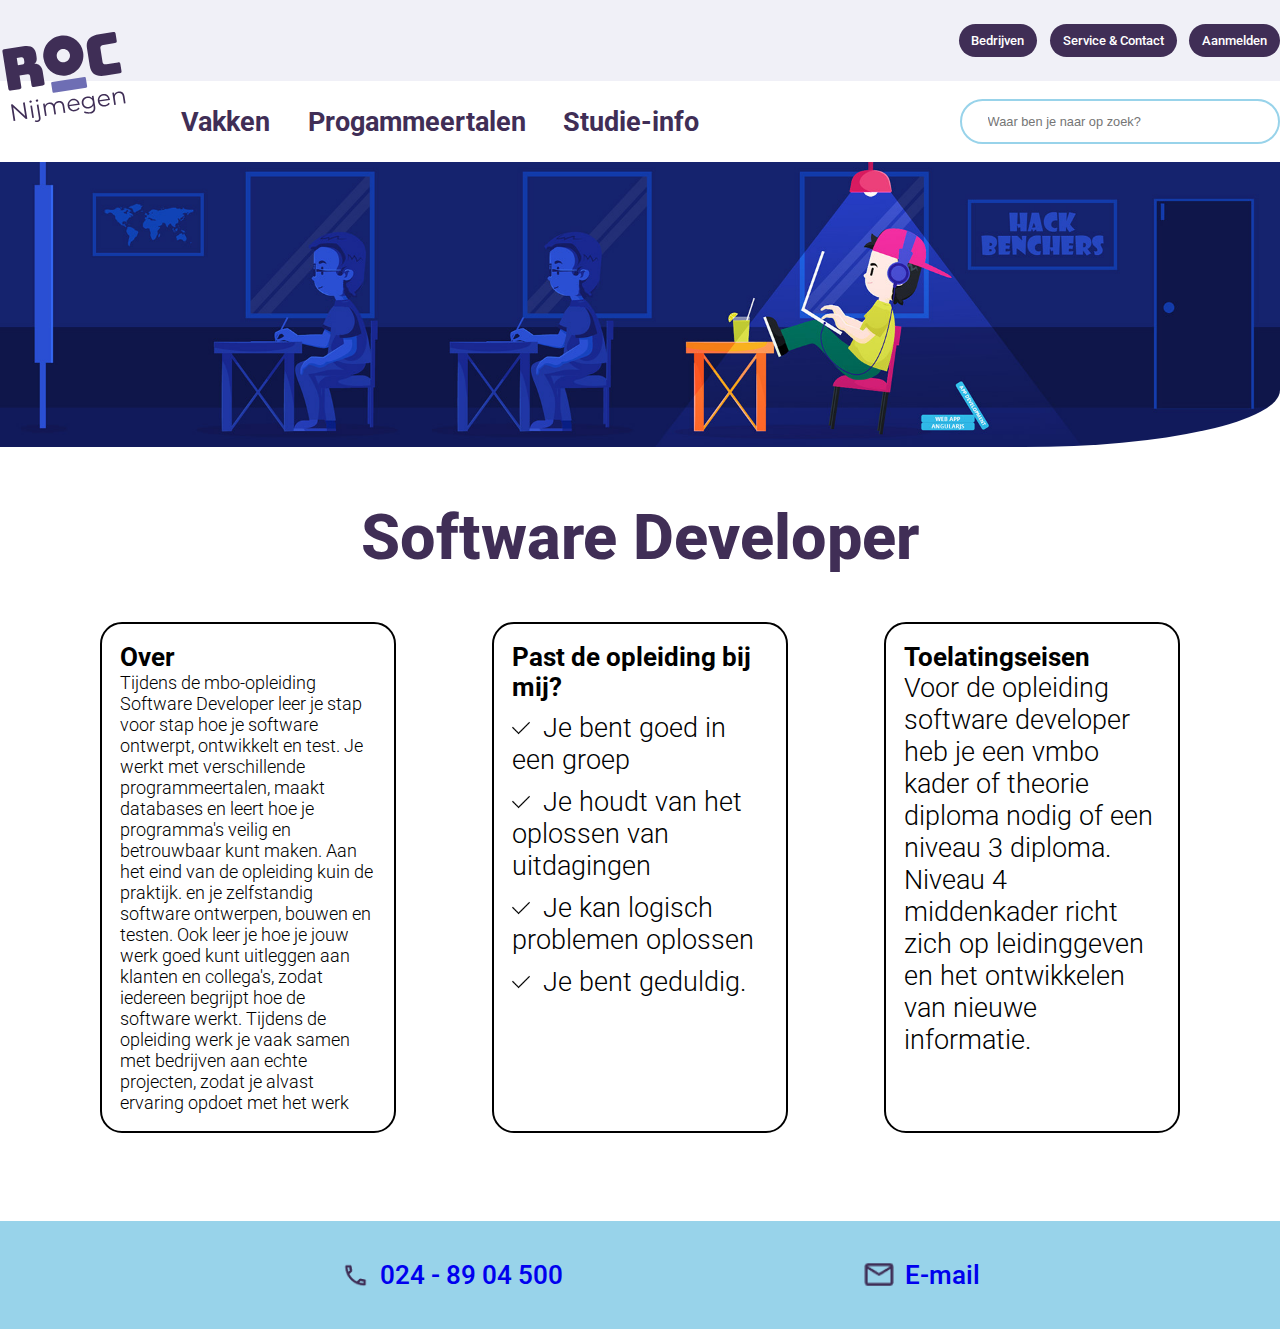
<file: Workspace/index.html>
<!DOCTYPE html>
<html lang="en">

<head>
    <meta charset="UTF-8">
    <link rel="preconnect" href="https://fonts.googleapis.com">
    <link rel="preconnect" href="https://fonts.gstatic.com" crossorigin>
    <link
        href="https://fonts.googleapis.com/css2?family=Lato:ital,wght@0,100;0,300;0,400;0,700;0,900;1,100;1,300;1,400;1,700;1,900&family=Montserrat:ital,wght@0,100..900;1,100..900&family=Roboto:ital,wght@0,100..900;1,100..900&family=Source+Code+Pro:ital,wght@0,200..900;1,200..900&display=swap"
        rel="stylesheet">
    <meta name="viewport" content="width=device-width, initial-scale=1.0">
    <link rel="stylesheet" href="Css/style.css">
    <title>Software Developer ROC</title>
    <link rel="icon" href="Images/roc-image.png">
</head>

<body>
    <header>
        <div class="upper-header">
            <div>
                <a href="index.html"><img class="roc-image" src="Images/logo-roc-nijmegen.svg"
                        alt="An image of the ROC logo"></a>
            </div>
            <div class="buttons">
                <a class="button" href="bedrijven.html">Bedrijven</a>
                <a class="button" href="service-&-contact.html">Service & Contact</a>
                <a class="button" href="aanmeld.html">Aanmelden</a>
            </div>
        </div>

        <nav class="lower-header">
            <ul class="links-header">
                <li>
                    <a class="link" href="vakken.html">Vakken</a>
                </li>
                <li>
                    <a class="link" href="progammeertalen.html">Progammeertalen</a>
                </li>
                <li>
                    <a class="link" href="studie-info.html">Studie-info</a>
                </li>
            </ul>
            <div class="searchcontainer">
                <div>
                    <input class="searchbar" type="search" placeholder="Waar ben je naar op zoek?">
                </div>
            </div>
        </nav>

    </header>

    <main>
        <img class="image-coding-class" src="Images/coding-class.png" alt="Image of a class with a coder">

        <div class="software-developer-container">
            <h1 class="software-developer">Software Developer</h1>
            <div class="text-blocks">
                <div class="block about">
                    <h1>Over</h1>
                    <p>Tijdens de mbo-opleiding Software Developer leer je stap voor stap hoe je software ontwerpt,
                        ontwikkelt en test. Je werkt met verschillende programmeertalen, maakt databases en leert hoe je
                        programma's veilig en betrouwbaar kunt maken.
                        Aan het eind van de opleiding kuin de praktijk.
                        en je zelfstandig software ontwerpen, bouwen en testen. Ook leer
                        je
                        hoe je jouw werk goed kunt uitleggen aan klanten en collega's, zodat iedereen begrijpt hoe de
                        software werkt.
                        Tijdens de opleiding werk je vaak samen met bedrijven aan echte projecten, zodat je alvast
                        ervaring
                        opdoet met het werk
                    </p>
                </div>
                <div class="block aanpassing">
                    <h1>Past de opleiding bij mij?</h1>
                    <p><img src="Images/images.png">Je bent goed in een groep</p>
                    <p><img src="Images/images.png">Je houdt van het oplossen van uitdagingen</p>
                    <p><img src="Images/images.png">Je kan logisch problemen oplossen</p>
                    <p><img src="Images/images.png">Je bent geduldig.</p>
                </div>
                <div class="block toelatingseisen">
                    <h1>Toelatingseisen</h1>
                    <p>Voor de opleiding software developer heb je een vmbo kader of theorie diploma nodig of een niveau
                        3 diploma. Niveau 4 middenkader richt zich op leidinggeven en het ontwikkelen van nieuwe
                        informatie.
                    </p>
                </div>
            </div>
        </div>
    </main>

    <footer>
        <nav class="footer-bar">
            <ul class="footer-info">
                <li>
                    <img src="Images/telephone.png">
                    <a href="service-&-contact.html">024 - 89 04 500</a>
                </li>
                <li>
                    <img src="Images/email (2).png">
                    <a href="service-&-contact.html">E-mail</a>
                </li>
            </ul>
        </nav>

    </footer>
</body>

</html>
</file>
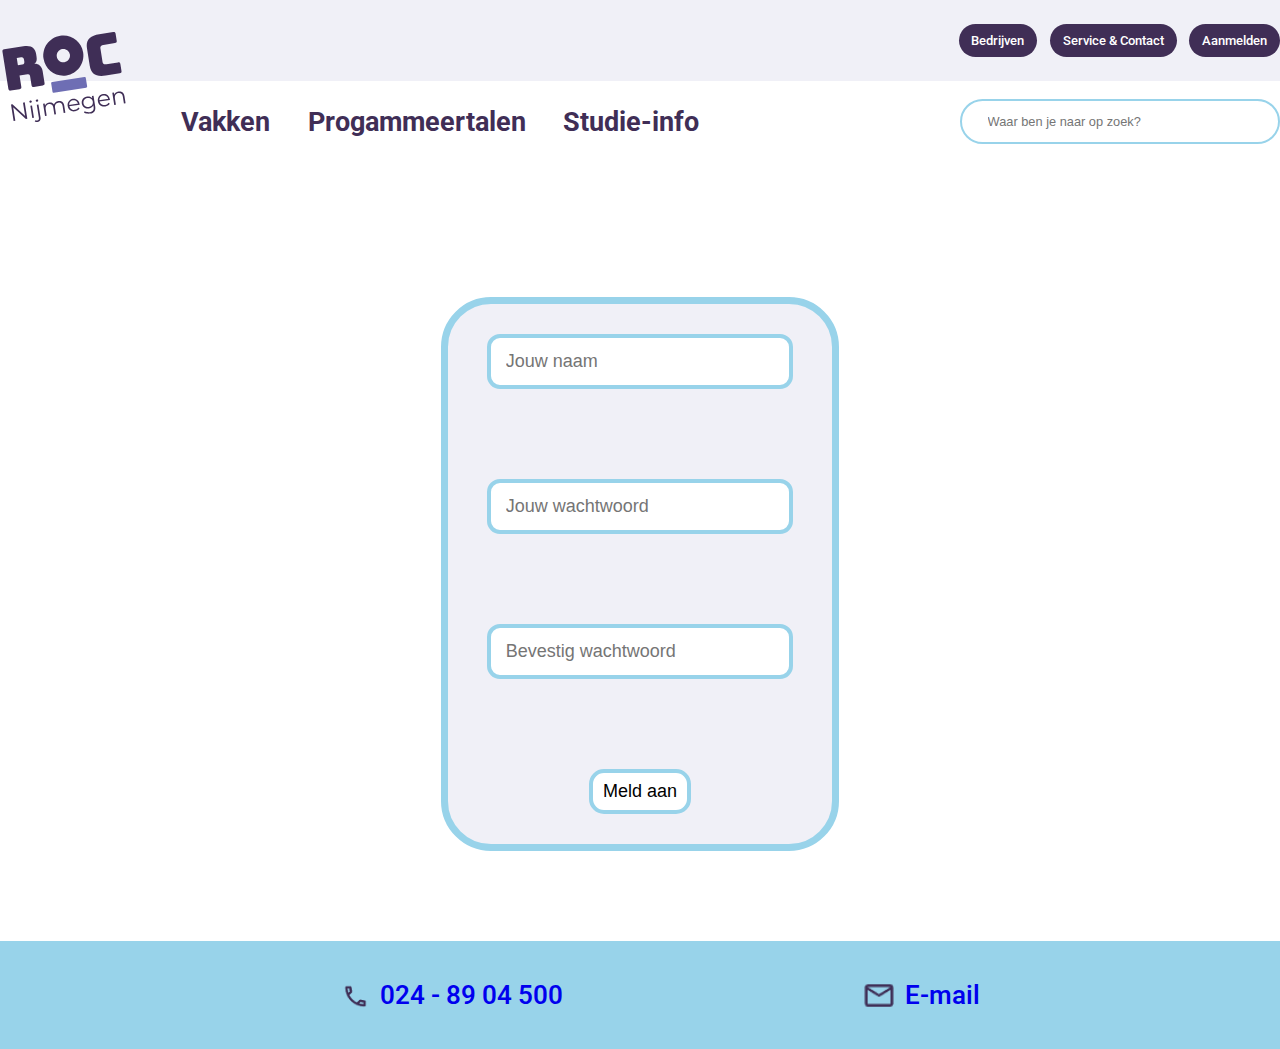
<file: Workspace/aanmeld.html>
<!DOCTYPE html>
<html lang="en">

<head>
    <meta charset="UTF-8">
    <link rel="preconnect" href="https://fonts.googleapis.com">
    <link rel="preconnect" href="https://fonts.gstatic.com" crossorigin>
    <link
        href="https://fonts.googleapis.com/css2?family=Lato:ital,wght@0,100;0,300;0,400;0,700;0,900;1,100;1,300;1,400;1,700;1,900&family=Montserrat:ital,wght@0,100..900;1,100..900&family=Roboto:ital,wght@0,100..900;1,100..900&family=Source+Code+Pro:ital,wght@0,200..900;1,200..900&display=swap"
        rel="stylesheet">
    <meta name="viewport" content="width=device-width, initial-scale=1.0">
    <link rel="stylesheet" href="Css/style.css">
    <title>Software Developer ROC</title>
    <link rel="icon" href="Images/roc-image.png">
</head>

<body>
    <header>
        <div class="upper-header">
            <div>
                <a href="index.html"><img class="roc-image" src="Images/logo-roc-nijmegen.svg"
                        alt="An image of the ROC logo"></a>
            </div>
            <div class="buttons">
                <a class="button" href="bedrijven.html">Bedrijven</a>
                <a class="button" href="service-&-contact.html">Service & Contact</a>
                <a class="button" href="aanmeld.html">Aanmelden</a>
            </div>
        </div>

        <nav class="lower-header">
            <ul class="links-header">
                <li>
                    <a class="link" href="vakken.html">Vakken</a>
                </li>
                <li>
                    <a class="link" href="progammeertalen.html">Progammeertalen</a>
                </li>
                <li>
                    <a class="link" href="studie-info.html">Studie-info</a>
                </li>
            </ul>
            <div class="searchcontainer">
                <div>
                    <input class="searchbar" type="search" placeholder="Waar ben je naar op zoek?">
                </div>
            </div>
        </nav>

    </header>

    <main class="main-back-aan">
        <div class="background">
            <div>
                <input class="input" type="text" placeholder="Jouw naam">
            </div>
            <div>
                <input class="input" type="password" placeholder="Jouw wachtwoord">
            </div>
            <div>
                <input class="input" type="password" placeholder="Bevestig wachtwoord">
            </div>
            <div>
                <button class="meld-aan" type="submit">Meld aan</button>
            </div>
        </div>
    </main>

    <footer>
        <nav class="footer-bar">
            <ul class="footer-info">
                <li>
                    <img src="Images/telephone.png">
                    <a href="service-&-contact.html">024 - 89 04 500</a>
                </li>
                <li>
                    <img src="Images/email (2).png">
                    <a href="service-&-contact.html">E-mail</a>
                </li>
            </ul>
        </nav>

    </footer>
</body>

</html>
</file>
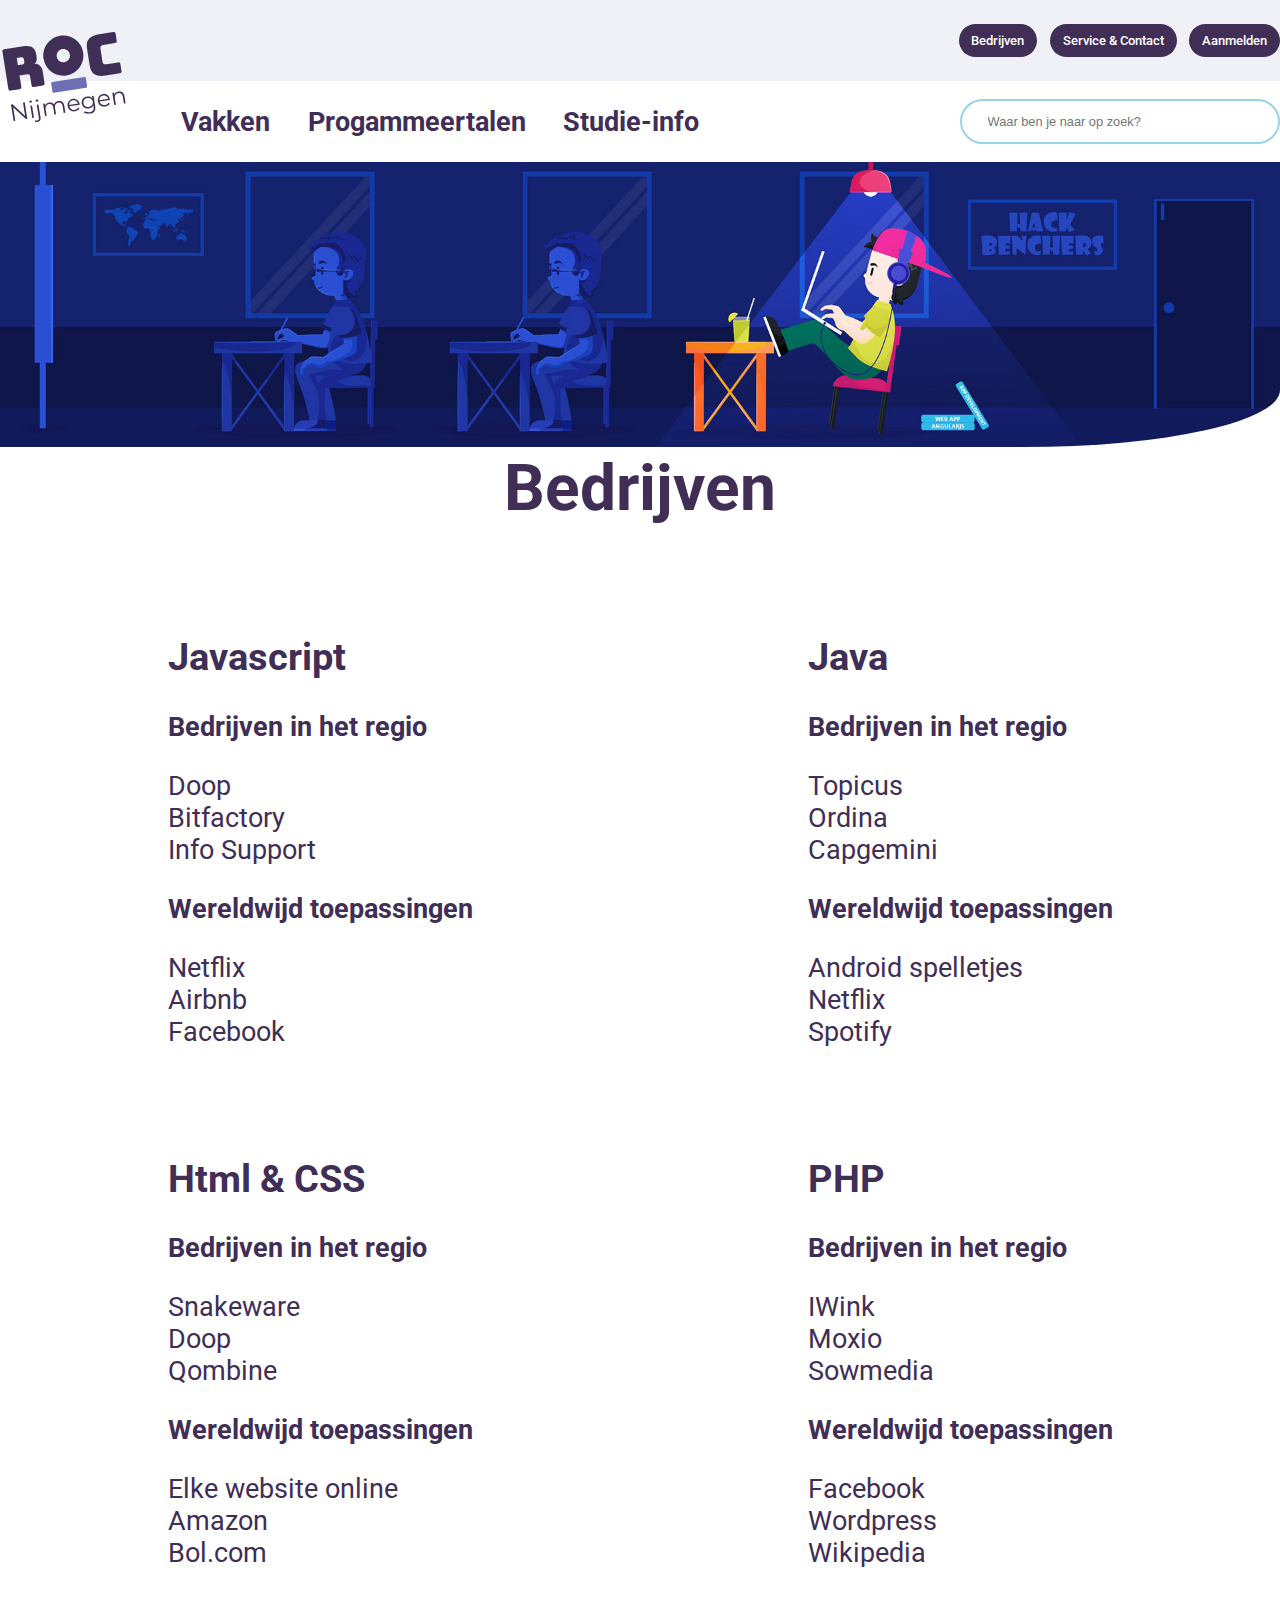
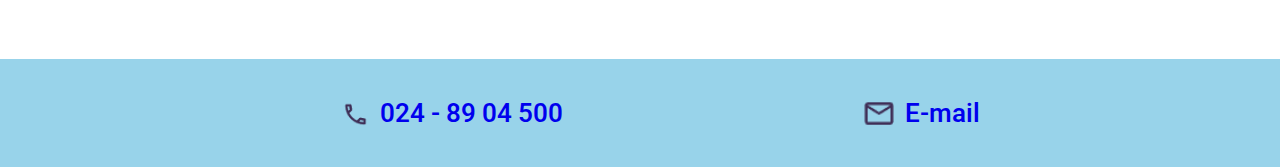
<file: Workspace/bedrijven.html>
<!DOCTYPE html>
<html lang="en">

<head>
    <meta charset="UTF-8">
    <link rel="preconnect" href="https://fonts.googleapis.com">
    <link rel="preconnect" href="https://fonts.gstatic.com" crossorigin>
    <link
        href="https://fonts.googleapis.com/css2?family=Lato:ital,wght@0,100;0,300;0,400;0,700;0,900;1,100;1,300;1,400;1,700;1,900&family=Montserrat:ital,wght@0,100..900;1,100..900&family=Roboto:ital,wght@0,100..900;1,100..900&family=Source+Code+Pro:ital,wght@0,200..900;1,200..900&display=swap"
        rel="stylesheet">
    <meta name="viewport" content="width=device-width, initial-scale=1.0">
    <link rel="stylesheet" href="Css/style.css">
    <title>Software Developer ROC</title>
    <link rel="icon" href="Images/roc-image.png">
</head>

<body>
    <header>
        <div class="upper-header">
            <div>
                <a href="index.html"><img class="roc-image" src="Images/logo-roc-nijmegen.svg"
                        alt="An image of the ROC logo"></a>
            </div>
            <div class="buttons">
                <a class="button" href="bedrijven.html">Bedrijven</a>
                <a class="button" href="service-&-contact.html">Service & Contact</a>
                <a class="button" href="aanmeld.html">Aanmelden</a>
            </div>
        </div>

        <nav class="lower-header">
            <ul class="links-header">
                <li>
                    <a class="link" href="vakken.html">Vakken</a>
                </li>
                <li>
                    <a class="link" href="progammeertalen.html">Progammeertalen</a>
                </li>
                <li>
                    <a class="link" href="studie-info.html">Studie-info</a>
                </li>
            </ul>
            <div class="searchcontainer">
                <div>
                    <input class="searchbar" type="search" placeholder="Waar ben je naar op zoek?">
                </div>
            </div>
        </nav>

    </header>

    <main>
        <img class="image-coding-class" src="Images/coding-class.png" alt="Image of a class with a coder">

        <div class="alle-vakken">
            <div class="title-bedrijf">
                <h1>Bedrijven</h1>
            </div>

            <div class="vak">
                <div>
                    <h2>Javascript</h2>
                    <h3>Bedrijven in het regio</h3>
                    <p>Doop</p>
                    <p>Bitfactory</p>
                    <p>Info Support</p>
                    <h3>Wereldwijd toepassingen</h3>
                    <p>Netflix</p>
                    <p>Airbnb</p>
                    <p>Facebook</p>
                </div>

                <div>
                    <h2>Java</h2>
                    <h3>Bedrijven in het regio</h3>
                    <p>Topicus</p>
                    <p>Ordina</p>
                    <p>Capgemini</p>
                    <h3>Wereldwijd toepassingen</h3>
                    <p>Android spelletjes</p>
                    <p>Netflix</p>
                    <p>Spotify</p>
                </div>
            </div>

            <div class="vak">
                <div>
                    <h2>Html & CSS</h2>
                    <h3>Bedrijven in het regio</h3>
                    <p>Snakeware</p>
                    <p>Doop</p>
                    <p>Qombine</p>
                    <h3>Wereldwijd toepassingen</h3>
                    <p>Elke website online</p>
                    <p>Amazon</p>
                    <p>Bol.com</p>
                </div>

                <div>
                    <h2>PHP</h2>
                    <h3>Bedrijven in het regio</h3>
                    <p>IWink</p>
                    <p>Moxio</p>
                    <p>Sowmedia</p>
                    <h3>Wereldwijd toepassingen</h3>
                    <p>Facebook</p>
                    <p>Wordpress</p>
                    <p>Wikipedia</p>
                </div>
            </div>
        </div>
    </main>

    <footer>
        <nav class="footer-bar">
            <ul class="footer-info">
                <li>
                    <img src="Images/telephone.png">
                    <a href="service-&-contact.html">024 - 89 04 500</a>
                </li>
                <li>
                    <img src="Images/email (2).png">
                    <a href="service-&-contact.html">E-mail</a>
                </li>
            </ul>
        </nav>

    </footer>
</body>

</html>
</file>
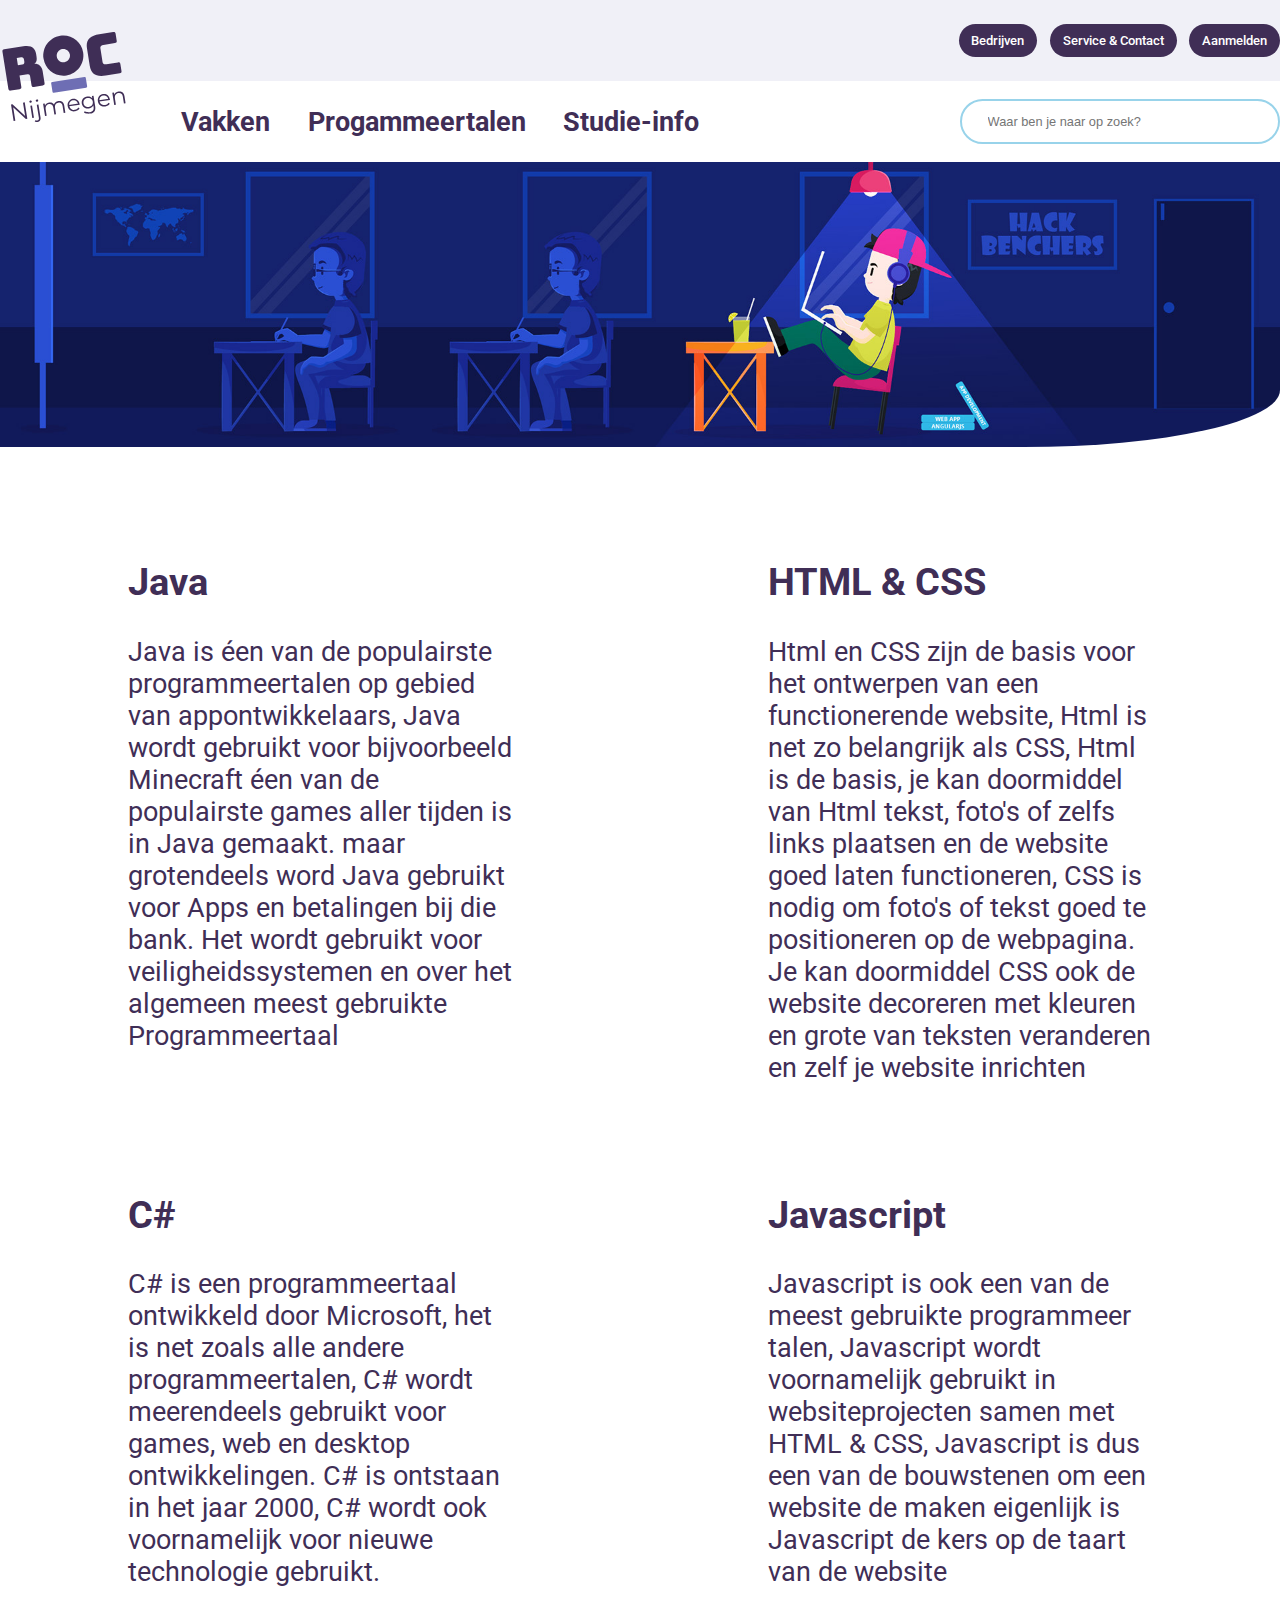
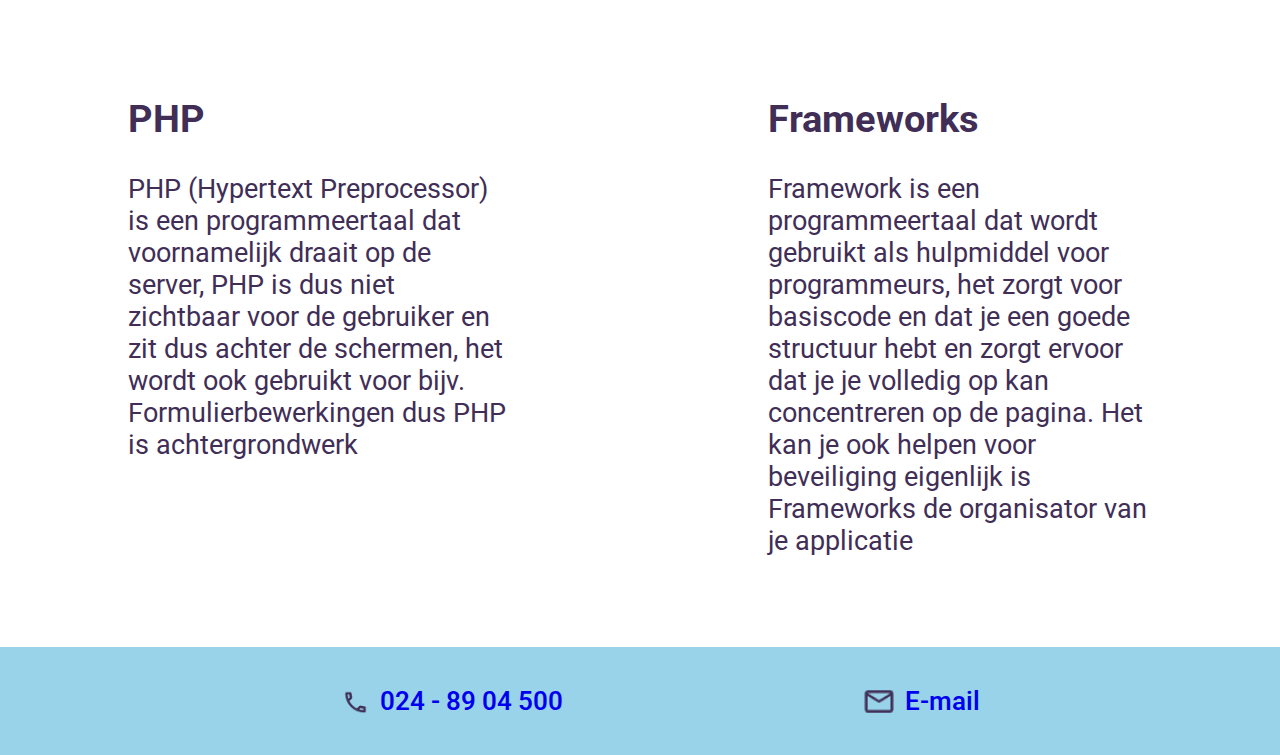
<file: Workspace/progammeertalen.html>
<!DOCTYPE html>
<html lang="en">

<head>
    <meta charset="UTF-8">
    <link rel="preconnect" href="https://fonts.googleapis.com">
    <link rel="preconnect" href="https://fonts.gstatic.com" crossorigin>
    <link
        href="https://fonts.googleapis.com/css2?family=Lato:ital,wght@0,100;0,300;0,400;0,700;0,900;1,100;1,300;1,400;1,700;1,900&family=Montserrat:ital,wght@0,100..900;1,100..900&family=Roboto:ital,wght@0,100..900;1,100..900&family=Source+Code+Pro:ital,wght@0,200..900;1,200..900&display=swap"
        rel="stylesheet">
    <meta name="viewport" content="width=device-width, initial-scale=1.0">
    <link rel="stylesheet" href="Css/style.css">
    <title>Software Developer ROC</title>
    <link rel="icon" href="Images/roc-image.png">
</head>

<body>
    <header>
        <div class="upper-header">
            <div>
                <a href="index.html"><img class="roc-image" src="Images/logo-roc-nijmegen.svg"
                        alt="An image of the ROC logo"></a>
            </div>
            <div class="buttons">
                <a class="button" href="bedrijven.html">Bedrijven</a>
                <a class="button" href="service-&-contact.html">Service & Contact</a>
                <a class="button" href="aanmeld.html">Aanmelden</a>
            </div>
        </div>

        <nav class="lower-header">
            <ul class="links-header">
                <li>
                    <a class="link" href="vakken.html">Vakken</a>
                </li>
                <li>
                    <a class="link" href="progammeertalen.html">Progammeertalen</a>
                </li>
                <li>
                    <a class="link" href="studie-info.html">Studie-info</a>
                </li>
            </ul>
            <div class="searchcontainer">
                <div>
                    <input class="searchbar" type="search" placeholder="Waar ben je naar op zoek?">
                </div>
            </div>
        </nav>

    </header>

    <main>
        <img class="image-coding-class" src="Images/coding-class.png" alt="Image of a class with a coder">

        <div class="alle-vakken">
            <div class="vak">
                <div>
                    <h2>Java</h2>
                    <p>Java is éen van de populairste programmeertalen op gebied van appontwikkelaars, Java wordt
                        gebruikt
                        voor
                        bijvoorbeeld Minecraft éen van de populairste games aller tijden is in Java gemaakt. maar
                        grotendeels
                        word Java gebruikt voor Apps en betalingen bij die bank. Het wordt gebruikt voor
                        veiligheidssystemen
                        en
                        over het algemeen meest gebruikte Programmeertaal</p>
                </div>
                <div>
                    </p>
                    <h2>HTML & CSS</h2>
                    <p>Html en CSS zijn de basis voor het ontwerpen van een functionerende website, Html is net zo
                        belangrijk
                        als CSS, Html is de basis, je kan doormiddel van Html tekst, foto's of zelfs links plaatsen en
                        de
                        website goed laten functioneren, CSS is nodig om foto's of tekst goed te positioneren op de
                        webpagina.
                        Je kan doormiddel CSS ook de website decoreren met kleuren en grote van teksten veranderen en
                        zelf
                        je
                        website inrichten</p>
                </div>
            </div>
            <div class="vak">
                <div>
                    <h2>C#</h2>
                    <p>C# is een programmeertaal ontwikkeld door Microsoft, het is net zoals alle andere programmeertalen, C# wordt meerendeels gebruikt voor games, web en desktop ontwikkelingen. C# is ontstaan in het jaar 2000, C# wordt ook voornamelijk voor nieuwe technologie gebruikt.</p>
                </div>
                <div>
                    <h2>Javascript</h2>
                    <p>Javascript is ook een van de meest gebruikte programmeer talen, Javascript wordt voornamelijk gebruikt in websiteprojecten samen met HTML & CSS, Javascript is dus een van de bouwstenen om een website de maken eigenlijk is Javascript de kers op de taart van de website</p>
                </div>
            </div>

            <div class="vak">
                <div>
                    <h2>PHP</h2>
                    <p>PHP (Hypertext Preprocessor) is een programmeertaal dat voornamelijk draait op de server, PHP is dus niet zichtbaar voor de gebruiker en zit dus achter de schermen, het wordt ook gebruikt voor bijv. Formulierbewerkingen dus PHP is achtergrondwerk</p>
                </div>
                <div>
                    <h2>Frameworks</h2>
                    <p>Framework is een programmeertaal dat wordt gebruikt als hulpmiddel voor programmeurs, het zorgt voor basiscode en dat je een goede structuur hebt en zorgt ervoor dat je je volledig op kan concentreren op de pagina. Het kan je ook helpen voor beveiliging eigenlijk is Frameworks de organisator van je applicatie</p>
                </div>
            </div>
        </div>
    </main>

    <footer>
        <nav class="footer-bar">
            <ul class="footer-info">
                <li>
                    <img src="Images/telephone.png">
                    <a href="service-&-contact.html">024 - 89 04 500</a>
                </li>
                <li>
                    <img src="Images/email (2).png">
                    <a href="service-&-contact.html">E-mail</a>
                </li>
            </ul>
        </nav>

    </footer>
</body>

</html>
</file>
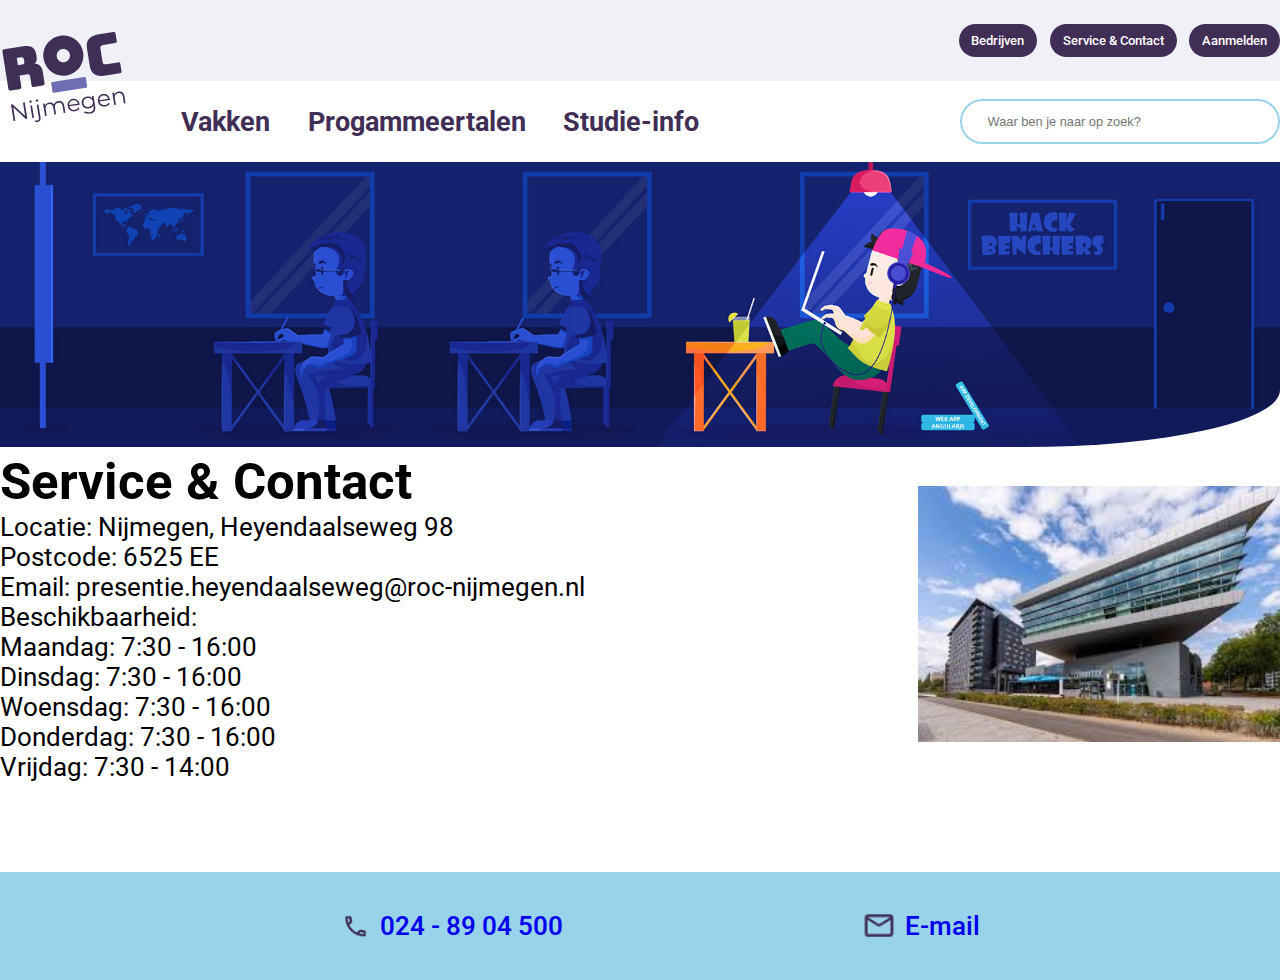
<file: Workspace/service-&-contact.html>
<!DOCTYPE html>
<html lang="en">

<head>
    <meta charset="UTF-8">
    <link rel="preconnect" href="https://fonts.googleapis.com">
    <link rel="preconnect" href="https://fonts.gstatic.com" crossorigin>
    <link
        href="https://fonts.googleapis.com/css2?family=Lato:ital,wght@0,100;0,300;0,400;0,700;0,900;1,100;1,300;1,400;1,700;1,900&family=Montserrat:ital,wght@0,100..900;1,100..900&family=Roboto:ital,wght@0,100..900;1,100..900&family=Source+Code+Pro:ital,wght@0,200..900;1,200..900&display=swap"
        rel="stylesheet">
    <meta name="viewport" content="width=device-width, initial-scale=1.0">
    <link rel="stylesheet" href="Css/style.css">
    <title>Software Developer ROC</title>
    <link rel="icon" href="Images/roc-image.png">
</head>

<body>
    <header>
        <div class="upper-header">
            <div>
                <a href="index.html"><img class="roc-image" src="Images/logo-roc-nijmegen.svg"
                        alt="An image of the ROC logo"></a>
            </div>
            <div class="buttons">
                <a class="button" href="bedrijven.html">Bedrijven</a>
                <a class="button" href="service-&-contact.html">Service & Contact</a>
                <a class="button" href="aanmeld.html">Aanmelden</a>
            </div>
        </div>

        <nav class="lower-header">
            <ul class="links-header">
                <li>
                    <a class="link" href="vakken.html">Vakken</a>
                </li>
                <li>
                    <a class="link" href="progammeertalen.html">Progammeertalen</a>
                </li>
                <li>
                    <a class="link" href="studie-info.html">Studie-info</a>
                </li>
            </ul>
            <div class="searchcontainer">
                <div>
                    <input class="searchbar" type="search" placeholder="Waar ben je naar op zoek?">
                </div>
            </div>
        </nav>

    </header>

    <main>
        <img class="image-coding-class" src="Images/coding-class.png" alt="Image of a class with a coder">

        <div class="servicecontainer">
            <div class="service-and-contact">
                <h1>Service & Contact</h1>
                <p>Locatie: Nijmegen, Heyendaalseweg 98</p>
                <p>Postcode: 6525 EE</p>
                <p>Email: presentie.heyendaalseweg@roc-nijmegen.nl</p>
                <p>Beschikbaarheid:</p>
                <p>Maandag: 7:30 - 16:00</p>
                <p>Dinsdag: 7:30 - 16:00</p>
                <p>Woensdag: 7:30 - 16:00</p>
                <p>Donderdag: 7:30 - 16:00</p>
                <p>Vrijdag: 7:30 - 14:00</p>
            </div>

            <div class="imagetechno">
                <img src="Images/technovium.jpg">
            </div>
        </div>
    </main>

    <footer>
        <nav class="footer-bar">
            <ul class="footer-info">
                <li>
                    <img src="Images/telephone.png">
                    <a href="service-&-contact.html">024 - 89 04 500</a>
                </li>
                <li>
                    <img src="Images/email (2).png">
                    <a href="service-&-contact.html">E-mail</a>
                </li>
            </ul>
        </nav>

    </footer>
</body>

</html>
</file>
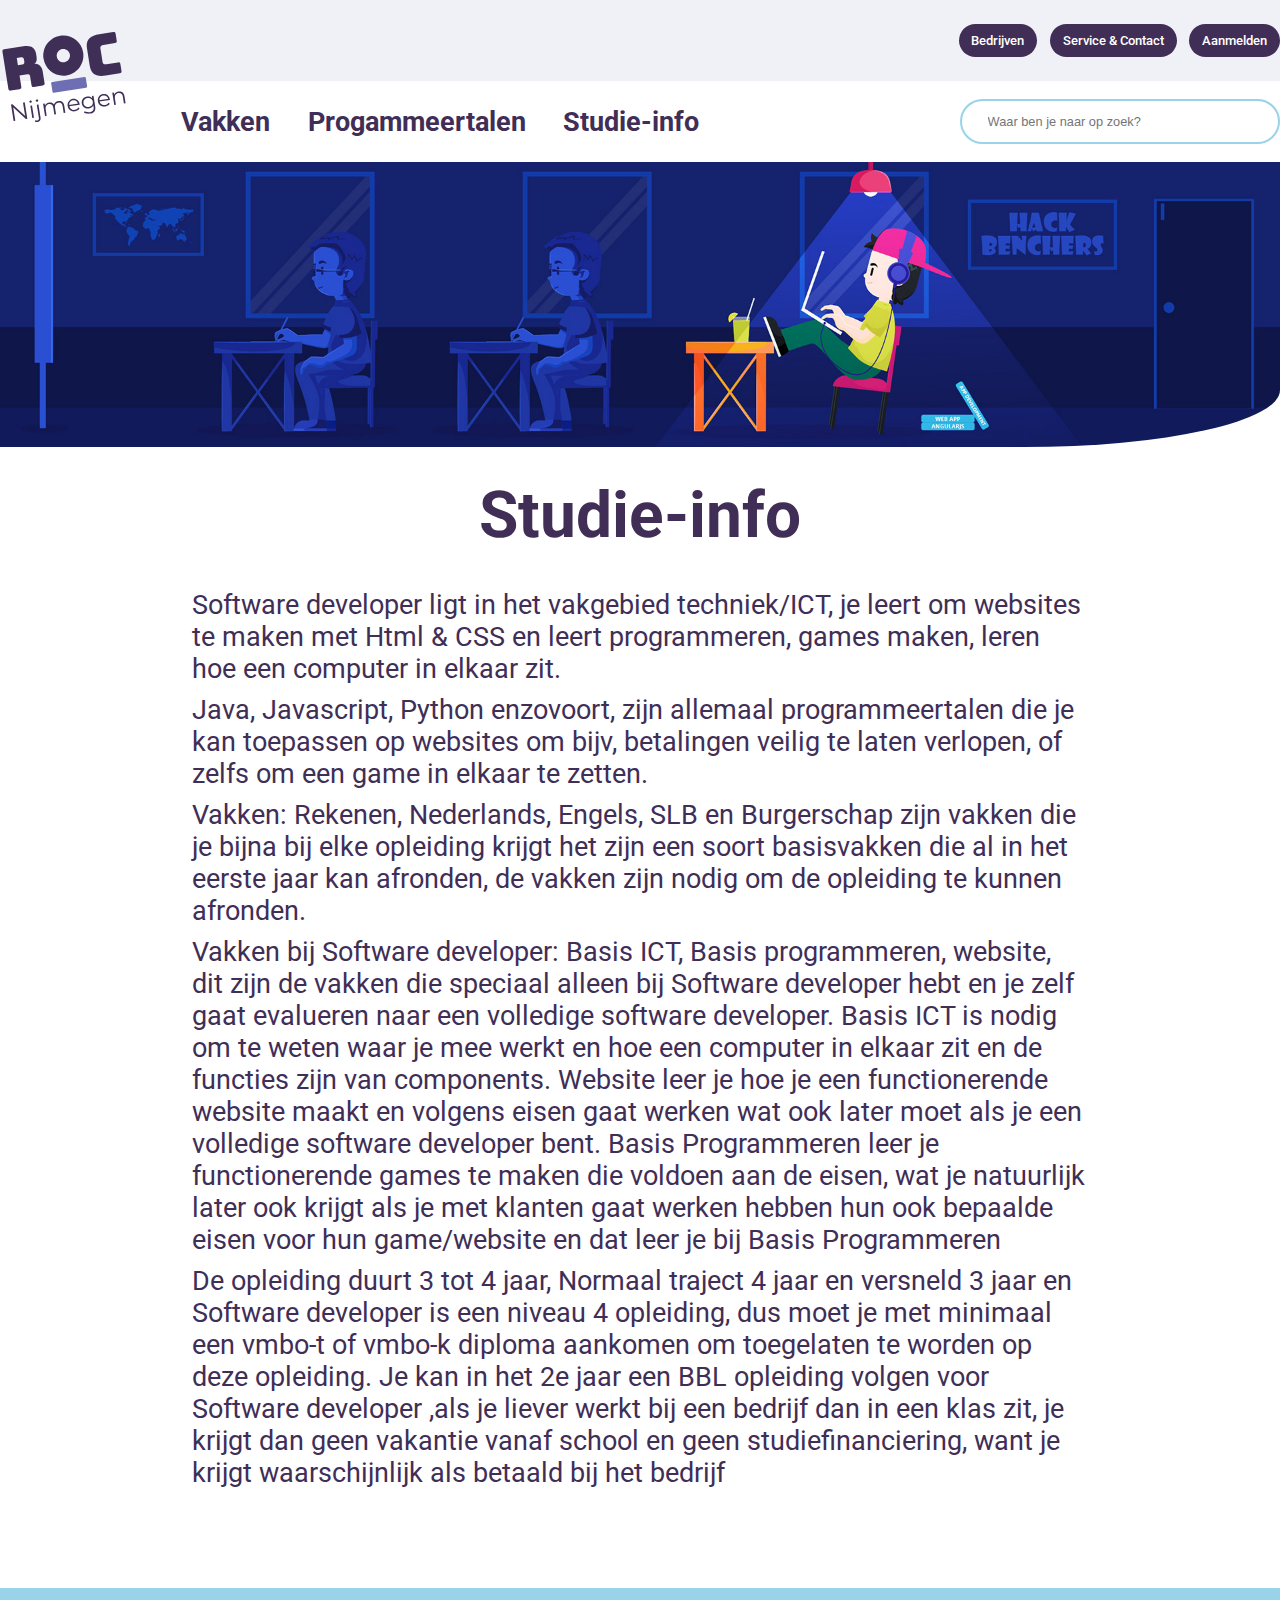
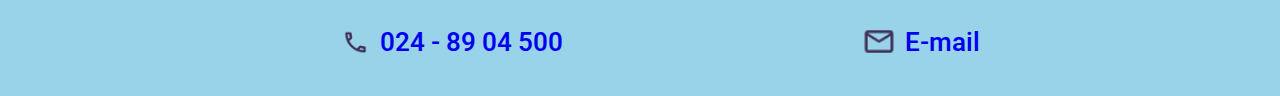
<file: Workspace/studie-info.html>
<!DOCTYPE html>
<html lang="en">

<head>
    <meta charset="UTF-8">
    <link rel="preconnect" href="https://fonts.googleapis.com">
    <link rel="preconnect" href="https://fonts.gstatic.com" crossorigin>
    <link
        href="https://fonts.googleapis.com/css2?family=Lato:ital,wght@0,100;0,300;0,400;0,700;0,900;1,100;1,300;1,400;1,700;1,900&family=Montserrat:ital,wght@0,100..900;1,100..900&family=Roboto:ital,wght@0,100..900;1,100..900&family=Source+Code+Pro:ital,wght@0,200..900;1,200..900&display=swap"
        rel="stylesheet">
    <meta name="viewport" content="width=device-width, initial-scale=1.0">
    <link rel="stylesheet" href="Css/style.css">
    <title>Software Developer ROC</title>
    <link rel="icon" href="Images/roc-image.png">
</head>

<body>
    <header>
        <div class="upper-header">
            <div>
                <a href="index.html"><img class="roc-image" src="Images/logo-roc-nijmegen.svg"
                        alt="An image of the ROC logo"></a>
            </div>
            <div class="buttons">
                <a class="button" href="bedrijven.html">Bedrijven</a>
                <a class="button" href="service-&-contact.html">Service & Contact</a>
                <a class="button" href="aanmeld.html">Aanmelden</a>
            </div>
        </div>

        <nav class="lower-header">
            <ul class="links-header">
                <li>
                    <a class="link" href="vakken.html">Vakken</a>
                </li>
                <li>
                    <a class="link" href="progammeertalen.html">Progammeertalen</a>
                </li>
                <li>
                    <a class="link" href="studie-info.html">Studie-info</a>
                </li>
            </ul>
            <div class="searchcontainer">
                <div>
                    <input class="searchbar" type="search" placeholder="Waar ben je naar op zoek?">
                </div>
            </div>
        </nav>

    </header>

    <main>
        <img class="image-coding-class" src="Images/coding-class.png" alt="Image of a class with a coder">

        <div class="alle-vakkenstudie">
            <div class="studieinfocontainer">
                <h1>Studie-info</h1>
            </div>
            <div>
                <p>Software developer ligt in het vakgebied techniek/ICT, je leert om websites te maken met Html & CSS
                    en
                    leert programmeren, games maken, leren hoe een computer in elkaar zit.
                </p>
                <p>
                    Java, Javascript, Python enzovoort, zijn allemaal programmeertalen die je kan toepassen op websites
                    om
                    bijv, betalingen veilig te laten verlopen, of zelfs om een game in elkaar te zetten.</p>
                <p>
                    Vakken: Rekenen, Nederlands, Engels, SLB en Burgerschap zijn vakken die je bijna bij elke opleiding
                    krijgt het zijn een soort basisvakken die al in het eerste jaar kan afronden, de vakken zijn nodig
                    om de
                    opleiding te kunnen afronden.</p>
                <p>
                    Vakken bij Software developer: Basis ICT, Basis programmeren, website, dit zijn de vakken die
                    speciaal
                    alleen bij Software developer hebt en je zelf gaat evalueren naar een volledige software developer.
                    Basis ICT is nodig om te weten waar je mee werkt en hoe een computer in elkaar zit en de functies
                    zijn
                    van components. Website leer je hoe je een functionerende website maakt en volgens eisen gaat werken
                    wat
                    ook later moet als je een volledige software developer bent. Basis Programmeren leer je
                    functionerende
                    games te maken die voldoen aan de eisen, wat je natuurlijk later ook krijgt als je met klanten gaat
                    werken hebben hun ook bepaalde eisen voor hun game/website en dat leer je bij Basis Programmeren</p>
                <p>
                    De opleiding duurt 3 tot 4 jaar, Normaal traject 4 jaar en versneld 3 jaar en Software developer is
                    een
                    niveau 4 opleiding, dus moet je met minimaal een vmbo-t of vmbo-k diploma aankomen om toegelaten te
                    worden op deze opleiding. Je kan in het 2e jaar een BBL opleiding volgen voor Software developer
                    ,als je
                    liever werkt bij een bedrijf dan in een klas zit, je krijgt dan geen vakantie vanaf school en geen
                    studiefinanciering, want je krijgt waarschijnlijk als betaald bij het bedrijf</p>
            </div>
            </p>
        </div>
    </main>

    <footer>
        <nav class="footer-bar">
            <ul class="footer-info">
                <li>
                    <img src="Images/telephone.png">
                    <a href="service-&-contact.html">024 - 89 04 500</a>
                </li>
                <li>
                    <img src="Images/email (2).png">
                    <a href="service-&-contact.html">E-mail</a>
                </li>
            </ul>
        </nav>

    </footer>
</body>

</html>
</file>
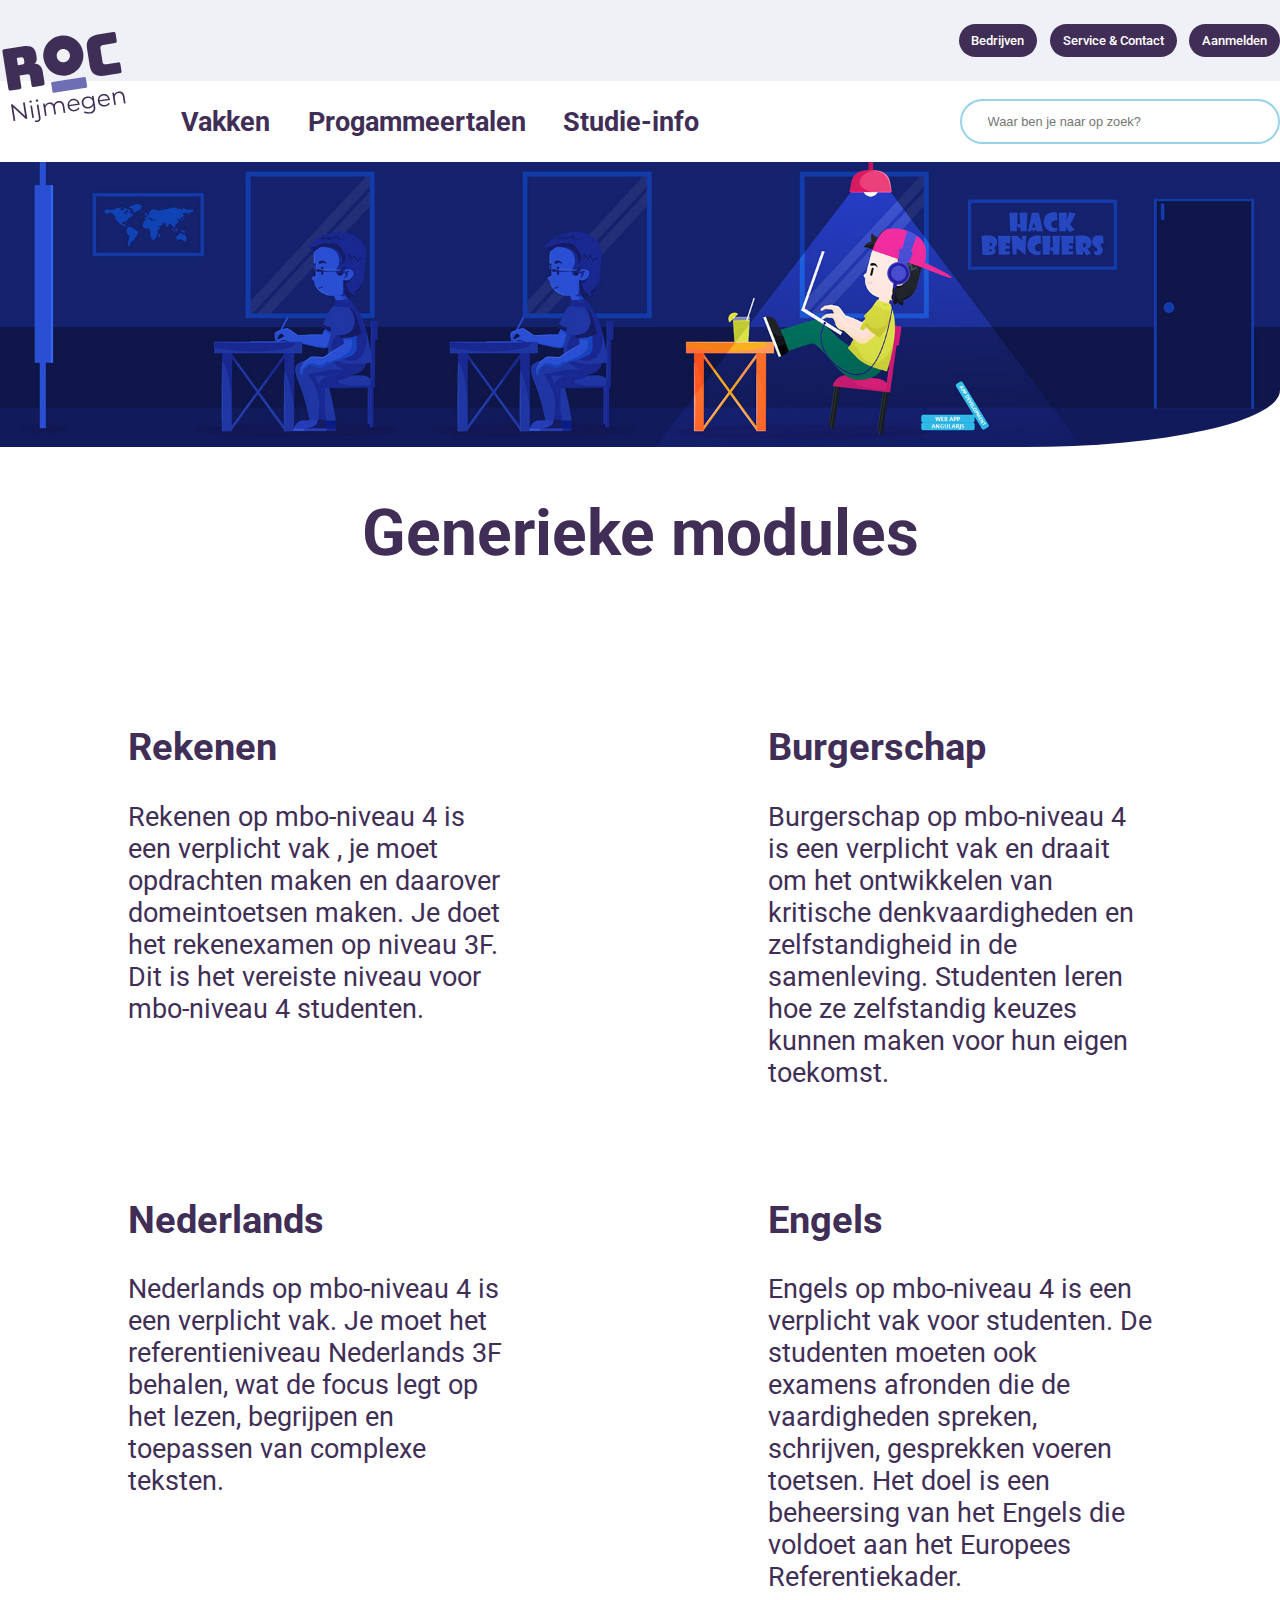
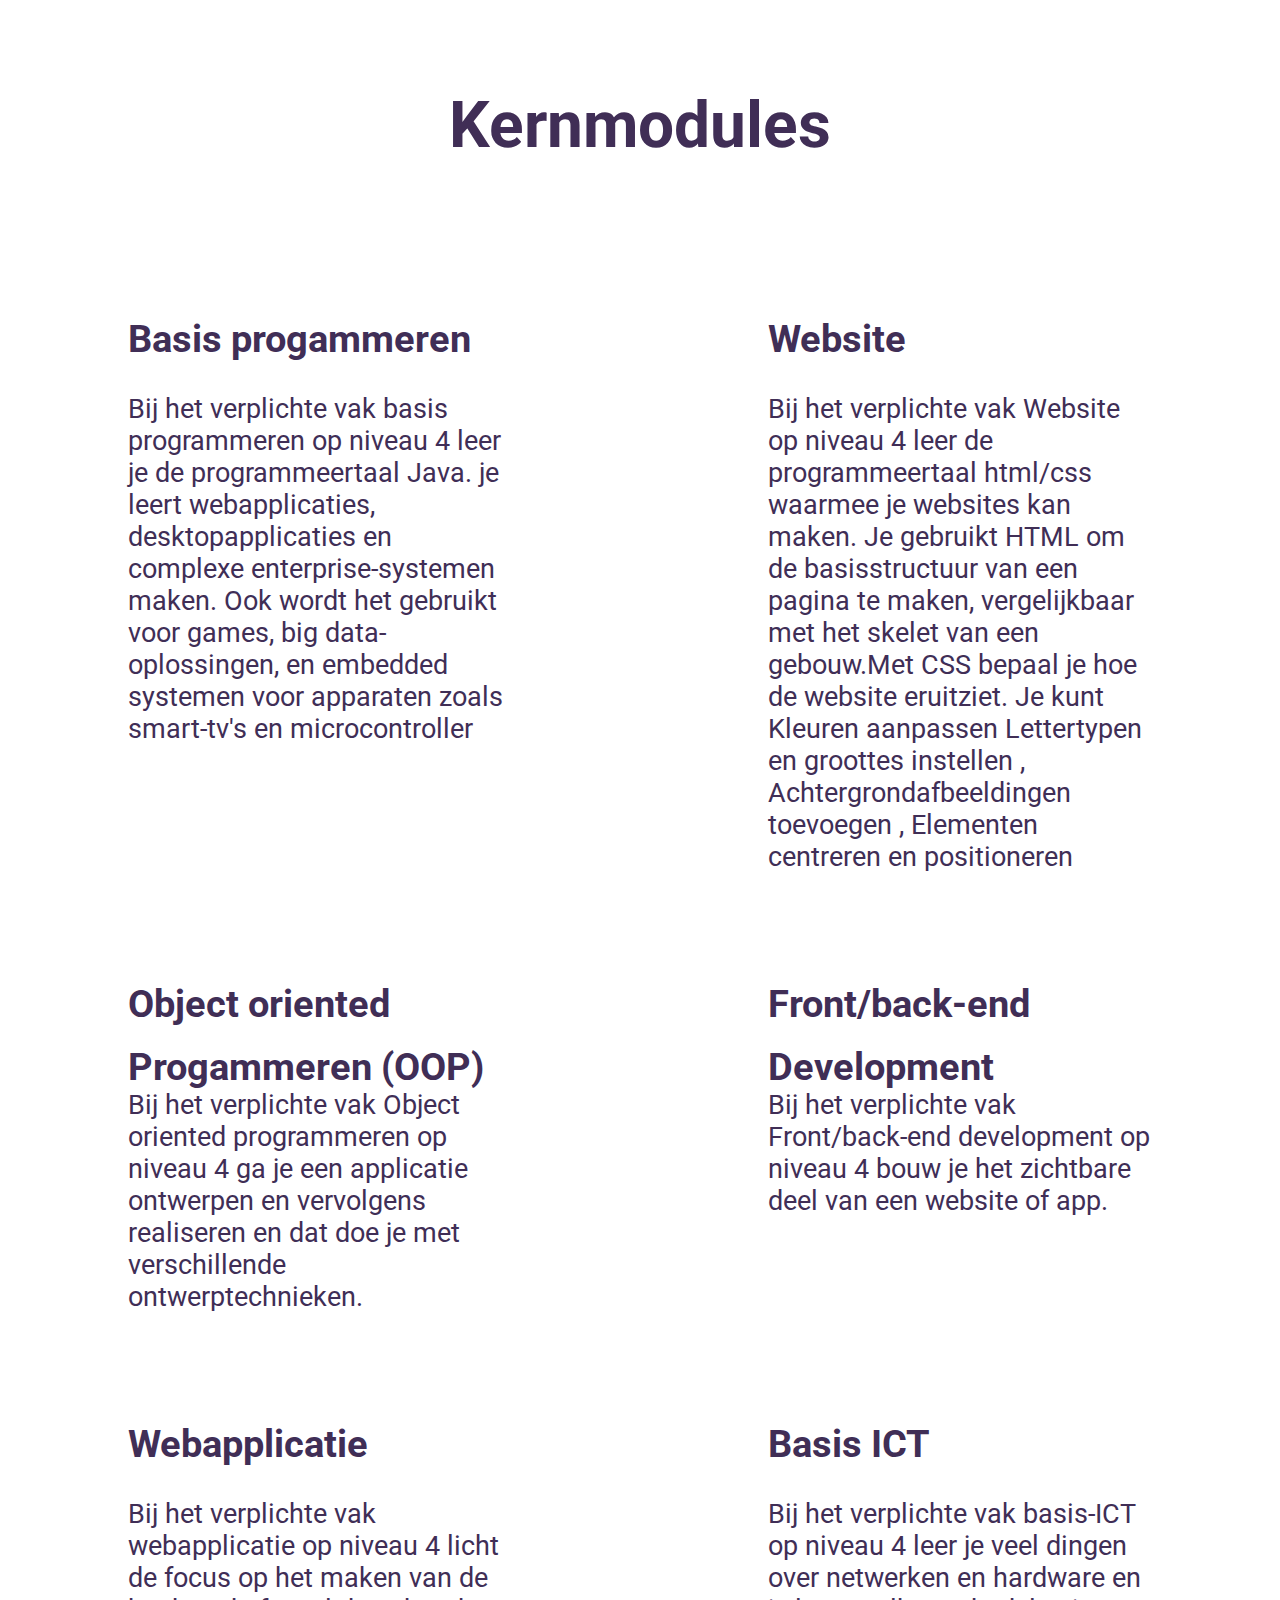
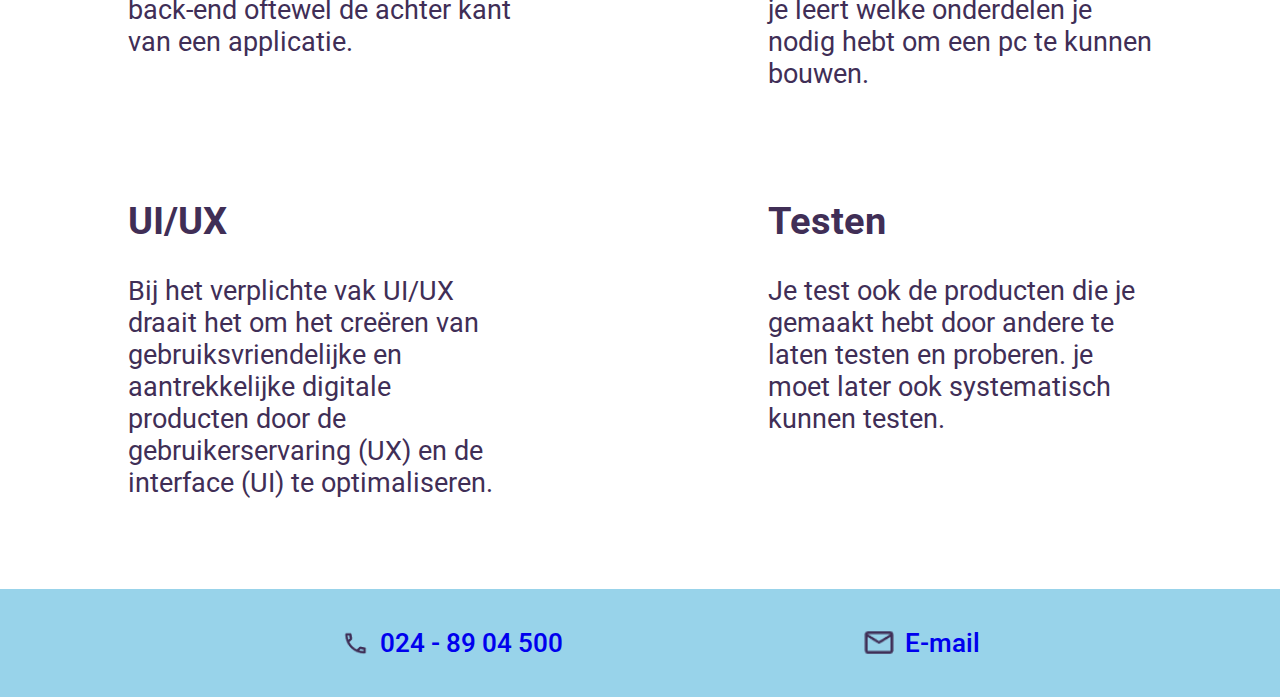
<file: Workspace/vakken.html>
<!DOCTYPE html>
<html lang="en">

<head>
    <meta charset="UTF-8">
    <link rel="preconnect" href="https://fonts.googleapis.com">
    <link rel="preconnect" href="https://fonts.gstatic.com" crossorigin>
    <link
        href="https://fonts.googleapis.com/css2?family=Lato:ital,wght@0,100;0,300;0,400;0,700;0,900;1,100;1,300;1,400;1,700;1,900&family=Montserrat:ital,wght@0,100..900;1,100..900&family=Roboto:ital,wght@0,100..900;1,100..900&family=Source+Code+Pro:ital,wght@0,200..900;1,200..900&display=swap"
        rel="stylesheet">
    <meta name="viewport" content="width=device-width, initial-scale=1.0">
    <link rel="stylesheet" href="Css/style.css">
    <title>Software Developer ROC</title>
    <link rel="icon" href="Images/roc-image.png">
</head>

<body>
    <header>
        <div class="upper-header">
            <div>
                <a href="index.html"><img class="roc-image" src="Images/logo-roc-nijmegen.svg"
                        alt="An image of the ROC logo"></a>
            </div>
            <div class="buttons">
                <a class="button" href="bedrijven.html">Bedrijven</a>
                <a class="button" href="service-&-contact.html">Service & Contact</a>
                <a class="button" href="aanmeld.html">Aanmelden</a>
            </div>
        </div>

        <nav class="lower-header">
            <ul class="links-header">
                <li>
                    <a class="link" href="vakken.html">Vakken</a>
                </li>
                <li>
                    <a class="link" href="progammeertalen.html">Progammeertalen</a>
                </li>
                <li>
                    <a class="link" href="studie-info.html">Studie-info</a>
                </li>
            </ul>
            <div class="searchcontainer">
                <div>
                    <input class="searchbar" type="search" placeholder="Waar ben je naar op zoek?">
                </div>
            </div>
        </nav>

    </header>

    <main>
        <img class="image-coding-class" src="Images/coding-class.png" alt="Image of a class with a coder">

        <div class="alle-vakken">
            <div class="generiek">
                <h1>Generieke modules</h1>
            </div>
            <div class="vak rekenen-burgerschap">
                <div>
                    <h2>Rekenen</h2>
                    <p>Rekenen op mbo-niveau 4 is een verplicht vak , je moet opdrachten maken en daarover domeintoetsen
                        maken.
                        Je doet het rekenexamen op niveau 3F. Dit is het vereiste niveau voor mbo-niveau 4 studenten.
                </div>
                <div>
                    </p>
                    <h2>Burgerschap</h2>
                    <p>Burgerschap op mbo-niveau 4 is een verplicht vak en draait om het ontwikkelen van kritische
                        denkvaardigheden en zelfstandigheid in de samenleving.
                        Studenten leren hoe ze zelfstandig keuzes kunnen maken voor hun eigen toekomst.
                    </p>
                </div>
            </div>
            <div class="vak nederlands-engels">
                <div>
                    <h2>Nederlands</h2>
                    <p>Nederlands op mbo-niveau 4 is een verplicht vak. Je moet het referentieniveau Nederlands 3F
                        behalen, wat de focus legt op het lezen, begrijpen en
                        toepassen van complexe teksten.
                    </p>
                </div>
                <div>
                    <h2>Engels</h2>
                    <p>Engels op mbo-niveau 4 is een verplicht vak voor studenten. De studenten moeten ook examens
                        afronden die de vaardigheden spreken, schrijven, gesprekken voeren toetsen.
                        Het doel is een beheersing van het Engels die voldoet aan het Europees Referentiekader.
                    </p>
                </div>
            </div>

            <div>
                <div class="kernmodules">
                    <h1>Kernmodules</h1>
                </div>

                <div class="vak basis-progammeren-website">
                    <div>
                        <h2>Basis progammeren</h2>
                        <p>Bij het verplichte vak basis programmeren op niveau 4 leer je de programmeertaal Java. je leert webapplicaties, desktopapplicaties en complexe enterprise-systemen maken. 
                            Ook wordt het gebruikt voor games, big data-oplossingen, en embedded systemen voor apparaten zoals smart-tv's en microcontroller</p>
                    </div>
                    <div>
                        <h2>Website</h2>
                        <p>Bij het verplichte vak Website op niveau 4 leer de programmeertaal html/css waarmee je websites kan maken.
                            Je gebruikt HTML om de basisstructuur van een pagina te maken, vergelijkbaar met het skelet van een gebouw.Met CSS bepaal je hoe de website eruitziet. Je kunt Kleuren aanpassen
                            Lettertypen en groottes instellen , Achtergrondafbeeldingen toevoegen , Elementen centreren en positioneren</p>
                    </div>
                </div>

                <div class="vak oop-fe-be">
                    <div>
                        <h2>Object oriented</h2>
                        <h2>Progammeren (OOP)</h2>
                        <p>Bij het verplichte vak Object oriented programmeren op niveau 4 ga je een applicatie ontwerpen en vervolgens realiseren en dat doe je met verschillende ontwerptechnieken. </p>
                    </div>
                    <div>
                        <h2>Front/back-end</h2>
                        <h2>Development</h2>
                        <p>Bij het verplichte vak Front/back-end development op niveau 4 bouw je het zichtbare deel van een website of app.</p>
                    </div>
                </div>

                <div class="vak webapplicatie-basis-ict">
                    <div>
                        <h2>Webapplicatie</h2>
                        <p>Bij het verplichte vak webapplicatie op niveau 4 licht de focus op het maken van de back-end oftewel de achter kant van een applicatie.</p>
                    </div>
                    <div>
                        <h2>Basis ICT</h2>
                        <p>Bij het verplichte vak basis-ICT op niveau 4 leer je veel dingen over netwerken en hardware en je leert welke onderdelen je nodig hebt om een pc te kunnen bouwen.</p>
                    </div>
                </div>

                <div class="vak UI/UX-testen">
                    <div>
                        <h2>UI/UX</h2>
                        <p>Bij het verplichte vak UI/UX draait het om het creëren van gebruiksvriendelijke en aantrekkelijke digitale producten door de gebruikerservaring (UX) en de interface (UI) te optimaliseren.</p>
                    </div>
                    <div>
                        <h2>Testen</h2>
                        <p>Je test ook de producten die je gemaakt hebt door andere te laten testen en proberen. je moet later ook systematisch kunnen testen.</p>
                    </div>
                </div>
            </div>
        </div>
    </main>

    <footer>
        <nav class="footer-bar">
            <ul class="footer-info">
                <li>
                    <img src="Images/telephone.png">
                    <a href="service-&-contact.html">024 - 89 04 500</a>
                </li>
                <li>
                    <img src="Images/email (2).png">
                    <a href="service-&-contact.html">E-mail</a>
                </li>
            </ul>
        </nav>

    </footer>
</body>

</html>
</file>
<file: Workspace/Css/style.css>
body {
    font-family: "Roboto";
    margin: 0%
}

li {
    all: unset;
}

ul {
    display: flex;
    gap: 25px;
}

a {
    text-decoration: unset;
}

main {
    margin: 0vw;
}

h1 {
    margin: 0px;
}

p {
    margin: 0px;
}

footer {
    margin: 0px;
}

.roc-image {
    display: flex;
    height: 10vh;
    width: 10vw;
    margin-top: 8vh;
}

.upper-header {
    display: flex;
    height: 9vh;
    width: 100%;
    background-color: #f0f0f7;
    align-items: center;
    justify-content: space-between;
}

.lower-header {
    display: flex;
    height: 9vh;
    width: 100%;
    justify-content: space-between;
    background-color: #ffffff;
    align-items: center;
}

.links-header {
    display: flex;
    margin-left: 10vw;
}

.link {
    color: #402e56;
    font-size: 3vh;
    font-weight: 700;
}

.links-header li {
    margin-left: 1vw;
}

.image-coding-class {
    width: 100%;
    border-bottom-right-radius: 20%
}

.software-developer {
    font-size: 7vh;
    color: #402e56;
    font-weight: 800;
    margin: 50px 0px;
}

.software-developer-container {
    display: flex;
    align-items: center;
    flex-direction: column;
}

.block {
    font-weight: 300;
    font-size: 1vw;
    padding: 2vh;
    width: 20vw;
    height: auto;
    outline: solid 2px black;
    border-radius: 20px;
}

.about p {
    font-size: 2vh;
}

.button {
    display: flex;
    background-color: #402e56;
    color: white;
    font-size: 1vw;
    font-weight: 500;
    padding: 1vh 1vw;
    border-radius: 50px;
    margin-left: 1vw;
}

.buttons {
    display: flex;
}

.text-blocks {
    display: flex;
    justify-content: space-around;
    gap: 100px
    
}

.aanpassing p {
    font-size: 3vh;
}

.aanpassing img {
    height: 2vh;
    margin-right: 1vw;
}

.aanpassing {
    display: flex;
    flex-direction: column;
    gap: 10px;
}

.toelatingseisen p {
    font-size: 3vh;
}

.footer-bar {
    display: flex;
    margin-top: 10vh;
    background-color: #98d3ea;
    width: auto;
    height: 12vh;
    align-items: center;
    justify-content: center;
}

.footer-info {
    display: flex;
    font-size: 2vw;
    gap: 300px;
}

.footer-info li {
    display: flex;
    align-items: center;
    gap: 10px;
    color: #402e56;
    font-weight: 550;
}

.footer-info img {
    height: 3vh;
}

.alle-vakkenstudie {
    display: flex;
    flex-direction: column;
    align-items: center;
    color: #402e56;
}

.alle-vakkenstudie p {
    font-size: 3vh;
    max-width: 70vw;
    margin-top: 1vh;
}

.alle-vakken {
    color: #402e56;
}

.servicecontainer {
    display: flex;
    align-items: center;
    justify-content: space-between;
}

.service-and-contact {
    font-size: 2vw;
}

.imagetechno img {
    height: 20vw;
}

.alle-vakken h2 {
    font-size: 3vw;
}

.alle-vakken p {
    font-size: 3vh;
    max-width: 30vw;
}

.alle-progammeertalen {
    display: flex;
    color: #402e56;
    justify-content: space-around;
}

.alle-progammeertalen h1 {
    margin-top: 50px;
    font-size: 80px;
}

.alle-progammeertalen p {
    font-size: 20px;
    max-width: 600px;
}

.vak {
    display: flex;
    justify-content: space-around;
    margin-top: 10vh;
}

.generiek {
    display: flex;
    justify-content: center;
}

.generiek h1 {
    font-size: 5vw;
    margin-top: 5vh;
    margin-bottom: 5vh;
}

.kernmodules {
    display: flex;
    justify-content: center;
    margin-top: 50px;
}

.kernmodules h1 {
    font-size: 5vw;
    margin-top: 5vh;
    margin-bottom: 5vh;
}

.oop-fe-be h2 {
    font-size: 3vw;
    margin: 0px;
}

.background {
    display: flex;
    align-items: center;
    justify-content: center;
    flex-direction: column;
    background-color: #f0f0f7;
    border: solid 7px #98d3ea;
    border-radius: 50px;
    margin-top: 15vh;
    height: 60vh;
    width: 30vw;
}

.background div {
    margin: 5vh;
}

.input {
    width: 22vw;
    height: 5vh;
    font-size: 2vh;
    border-radius: 13px;
    border: solid 4px #98d3ea;
    padding-left: 15px;
}

.vak h2 {
    margin-top: 2vh;
}

.vak h3 {
    font-size: 3vh;
}

.studieinfocontainer {
    display: flex;
    justify-content: center;
    margin: 3vh;
}

.studieinfocontainer h1 {
    font-size: 5vw;
}

.meld-aan {
    display: flex;
    width: 8vw;
    height: 5vh;
    font-size: 2vh;
    border-radius: 15px;
    align-items: center;
    justify-content: center;
    border: solid 4px #98d3ea;
    background-color: #ffffff;
}

.main-back-aan {
    display: flex;
    justify-content: center;
}

.searchcontainer {
    display: flex;
    justify-content: flex-end;
}

.searchbar {
    border: solid 2px #98d3ea;
    height: 5vh;
    font-size: 1vw;
    width: 25vw;
    border-radius: 5vw;
    padding-left: 2vw;
}

.mag {
    display: flex;
    height: 3vh;
    margin-left: -19vw;
}

.title-bedrijf {
    display: flex;
    justify-content: center;
}

.title-bedrijf h1 {
    font-size: 5vw;
}
</file>
